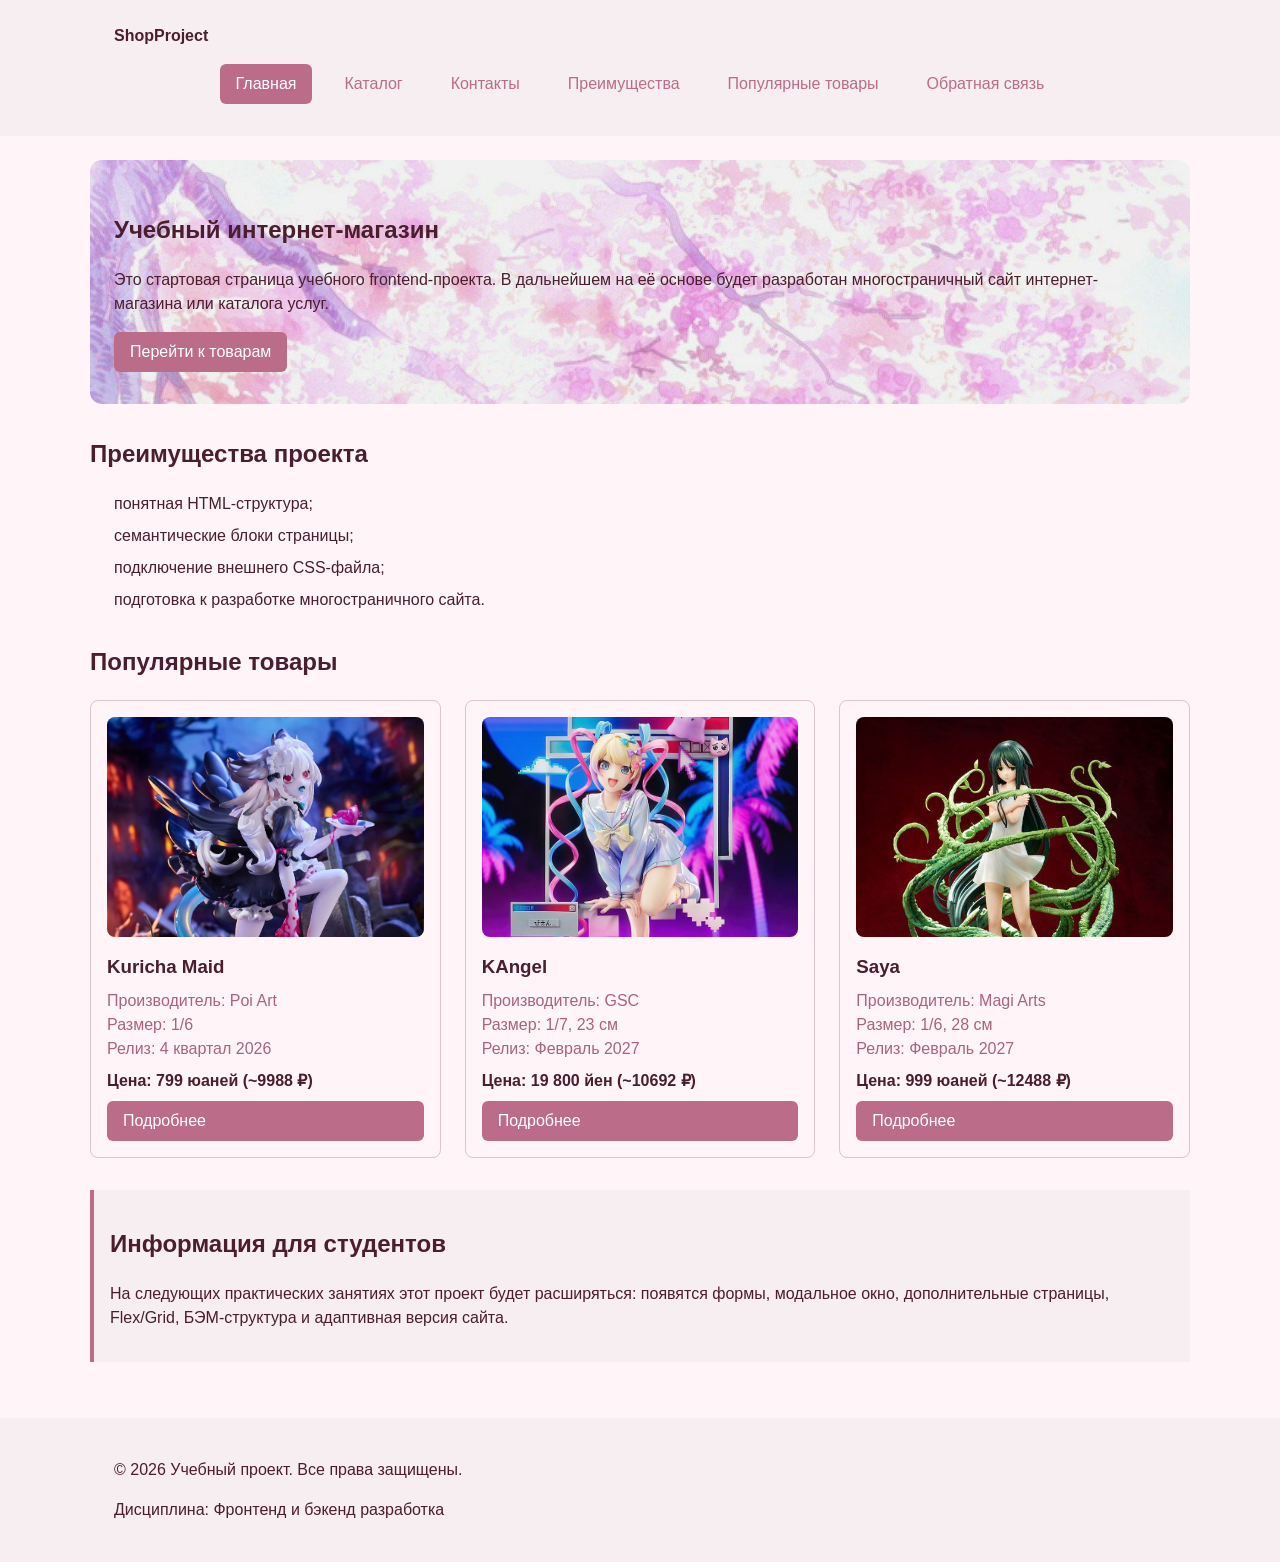
<file: index.html>
<!DOCTYPE html>
<html lang="ru">
<head>
  <meta charset="UTF-8">
  <meta name="viewport" content="width=device-width, initial-scale=1.0">
  <title>Учебный интернет-магазин</title>
  <link rel="stylesheet" href="css/style.css">
  <script src="js/main.js" defer></script>
  <meta property="og:type" content="website">
  <meta property="og:title" content="Учебный интернет-магазин">
  <meta property="og:description" content="Учебный frontend-проект интернет-магазина.">
  <meta property="og:image" content="https://username.github.io/kr1-html-css-shop/images/preview.jpg">
</head>
<body>
  <header class="site-header">
    <div class="site-header__inner">
      <a class="site-header__logo" href="index.html">ShopProject</a>
      <nav class="site-nav" aria-label="Основная навигация">
        <ul class="site-nav__list">
          <li class="site-nav__item"><a class="site-nav__link site-nav__link--active" href="index.html">Главная</a></li>
          <li class="site-nav__item"><a class="site-nav__link" href="catalog.html">Каталог</a></li>
          <li class="site-nav__item"><a class="site-nav__link" href="contacts.html">Контакты</a></li>
          <li class="site-nav__item"><a class="site-nav__link" href="index.html#advantages">Преимущества</a></li>
          <li class="site-nav__item"><a class="site-nav__link" href="index.html#popular">Популярные товары</a></li>
          <li class="site-nav__item"><a class="site-nav__link" href="index.html#contacts">Обратная связь</a></li>
        </ul>
      </nav>
    </div>
  </header>

  <main>
    <section class="hero">
      <h1>Учебный интернет-магазин</h1>
      <p>
        Это стартовая страница учебного frontend-проекта.
        В дальнейшем на её основе будет разработан многостраничный сайт
        интернет-магазина или каталога услуг.
      </p>
      <a class="button button--primary" href="#popular">Перейти к товарам</a>
    </section>

    <section class="section" id="advantages">
      <h2>Преимущества проекта</h2>
      <ul class="advantages-list">
        <li>понятная HTML-структура;</li>
        <li>семантические блоки страницы;</li>
        <li>подключение внешнего CSS-файла;</li>
        <li>подготовка к разработке многостраничного сайта.</li>
      </ul>
    </section>

    <section class="section" id="popular">
      <h2>Популярные товары</h2>
      <div class="products-grid">
        <article class="product-card" data-price="799" data-currency="CNY">
          <img class="product-card__image" src="images/kuricha-maid.jpg" alt="Фигурка Kuricha Maid" width="400" height="400">
          <h3 class="product-card__title">Kuricha Maid</h3>
          <p class="product-card__description">
            Производитель: Poi Art<br>
            Размер: 1/6<br>
            Релиз: 4 квартал 2026
          </p>
          <p class="product-card__price">Цена: 799 юаней<span class="product-card__price-rub"></span></p>
          <a class="button button--primary" href="catalog.html">Подробнее</a>
        </article>

        <article class="product-card" data-price="19800" data-currency="JPY">
          <img class="product-card__image" src="images/kangel.jpg" alt="Фигурка KAngel" width="400" height="400">
          <h3 class="product-card__title">KAngel</h3>
          <p class="product-card__description">
            Производитель: GSC<br>
            Размер: 1/7, 23 см<br>
            Релиз: Февраль 2027
          </p>
          <p class="product-card__price">Цена: 19 800 йен<span class="product-card__price-rub"></span></p>
          <a class="button button--primary" href="catalog.html">Подробнее</a>
        </article>

        <article class="product-card" data-price="999" data-currency="CNY">
          <img class="product-card__image" src="images/saya.jpg" alt="Фигурка Saya" width="400" height="400">
          <h3 class="product-card__title">Saya</h3>
          <p class="product-card__description">
            Производитель: Magi Arts<br>
            Размер: 1/6, 28 см<br>
            Релиз: Февраль 2027
          </p>
          <p class="product-card__price">Цена: 999 юаней<span class="product-card__price-rub"></span></p>
          <a class="button button--primary" href="catalog.html">Подробнее</a>
        </article>
      </div>
    </section>

    <aside class="aside-info">
      <h2>Информация для студентов</h2>
      <p>
        На следующих практических занятиях этот проект будет расширяться:
        появятся формы, модальное окно, дополнительные страницы, Flex/Grid,
        БЭМ-структура и адаптивная версия сайта.
      </p>
    </aside>
  </main>

  <footer class="site-footer" id="contacts">
    <div class="site-footer__inner">
      <p>&copy; 2026 Учебный проект. Все права защищены.</p>
      <p>Дисциплина: Фронтенд и бэкенд разработка</p>
    </div>
  </footer>

  <dialog class="order-dialog" id="order-dialog" aria-labelledby="order-dialog-title">
    <h2 class="order-dialog__title" id="order-dialog-title">Оформление заявки</h2>

    <form class="order-form" id="order-form" action="#" method="post" novalidate>
      <input id="selected-product" name="selected-product" type="hidden">

      <div class="order-form__field">
        <label class="order-form__label" for="order-name">Имя</label>
        <input class="order-form__input" id="order-name" name="name" type="text" placeholder="Введите ваше имя" minlength="2" autocomplete="given-name" required>
      </div>

      <div class="order-form__field">
        <label class="order-form__label" for="order-email">E-mail</label>
        <input class="order-form__input" id="order-email" name="email" type="email" placeholder="example@mail.ru" autocomplete="email" required>
      </div>

      <div class="order-form__field">
        <label class="order-form__label" for="order-phone">Телефон</label>
        <input class="order-form__input" id="order-phone" name="phone" type="tel" inputmode="tel" placeholder="+7 (900) 000-00-00" pattern="^\+7 \(\d{3}\) \d{3}-\d{2}-\d{2}$" required>
        <small>Формат: +7 (900) 000-00-00</small>
      </div>

      <div class="order-form__field">
        <label class="order-form__label" for="order-date">Дата связи</label>
        <input class="order-form__input" id="order-date" name="date" type="date">
      </div>

      <div class="order-form__field">
        <label class="order-form__label" for="order-topic">Тема заявки</label>
        <select class="order-form__select" id="order-topic" name="topic" required>
          <option value="">Выберите тему</option>
          <option value="product">Заказ товара</option>
          <option value="consultation">Консультация</option>
          <option value="delivery">Доставка</option>
        </select>
      </div>

      <div class="order-form__field">
        <label class="order-form__label" for="order-comment">Комментарий</label>
        <textarea class="order-form__textarea" id="order-comment" name="comment" rows="4" placeholder="Укажите дополнительную информацию"></textarea>
      </div>

      <div class="order-form__field order-form__field--checkbox">
        <label class="order-form__label">
          <input class="order-form__input" id="order-agreement" name="agreement" type="checkbox" required>
          Я согласен на обработку данных
        </label>
      </div>

      <div class="order-form__actions">
        <button class="button button--secondary" type="button" id="close-order-dialog">Закрыть</button>
        <button class="button button--primary" type="submit">Отправить заявку</button>
      </div>
    </form>
  </dialog>

  <p class="success-message" id="success-message" hidden>
    Форма успешно отправлена!
  </p>
</body>
</html>
</file>
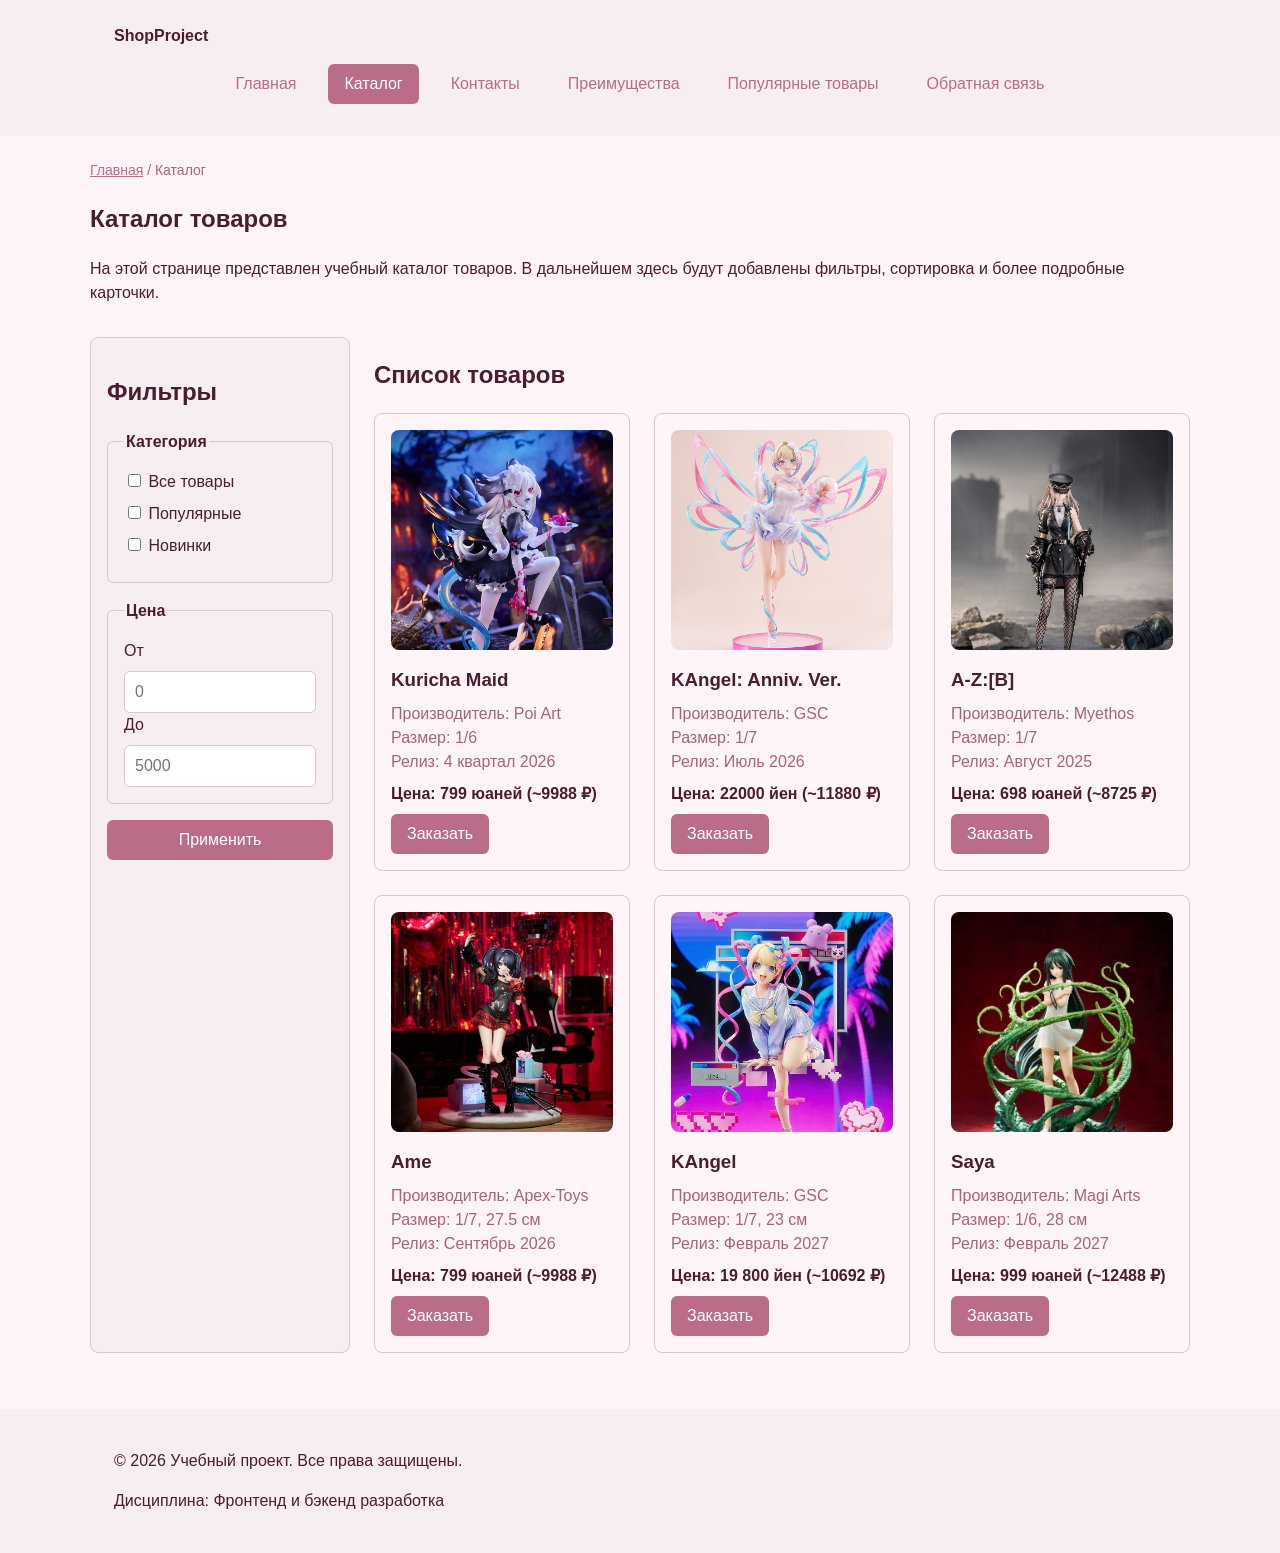
<file: catalog.html>
<!DOCTYPE html>
<html lang="ru">
<head>
  <meta charset="UTF-8">
  <meta name="viewport" content="width=device-width, initial-scale=1.0">
  <meta name="description" content="Каталог товаров учебного интернет-магазина.">
  <title>Каталог товаров — Учебный интернет-магазин</title>
  <link rel="stylesheet" href="css/style.css">

  <meta property="og:type" content="website">
  <meta property="og:title" content="Учебный интернет-магазин">
  <meta property="og:description" content="Учебный frontend-проект интернет-магазина.">
  <meta property="og:image" content="https://username.github.io/kr1-html-css-shop/images/preview.jpg">
  <script src="js/main.js" defer></script>
</head>
<body>
  <header class="site-header">
    <div class="site-header__inner">
      <a class="site-header__logo" href="index.html">ShopProject</a>

      <nav class="site-nav" aria-label="Основная навигация">
        <ul class="site-nav__list">
          <li class="site-nav__item"><a class="site-nav__link" href="index.html">Главная</a></li>
          <li class="site-nav__item"><a class="site-nav__link site-nav__link--active" href="catalog.html">Каталог</a></li>
          <li class="site-nav__item"><a class="site-nav__link" href="contacts.html">Контакты</a></li>
          <li class="site-nav__item"><a class="site-nav__link" href="index.html#advantages">Преимущества</a></li>
          <li class="site-nav__item"><a class="site-nav__link" href="index.html#popular">Популярные товары</a></li>
          <li class="site-nav__item"><a class="site-nav__link" href="index.html#contacts">Обратная связь</a></li>
        </ul>
      </nav>
    </div>
  </header>

  <main>
    <nav class="breadcrumbs" aria-label="Хлебные крошки">
      <a class="breadcrumbs__link" href="index.html">Главная</a>
      <span class="breadcrumbs__current">Каталог</span>
    </nav>

    
    <section class="section">
      <h1>Каталог товаров</h1>
      <p>
        На этой странице представлен учебный каталог товаров.
        В дальнейшем здесь будут добавлены фильтры, сортировка и более
        подробные карточки.
      </p>
    </section>

    <section class="catalog-layout">
        <aside class="catalog-filters">
            <h2>Фильтры</h2>

            <form class="filters-form" action="#" method="get">
            <fieldset>
                <legend>Категория</legend>

                <label>
                <input type="checkbox" name="category" value="all">
                Все товары
                </label>

                <label>
                <input type="checkbox" name="category" value="popular">
                Популярные
                </label>

                <label>
                <input type="checkbox" name="category" value="new">
                Новинки
                </label>
            </fieldset>

            <fieldset>
                <legend>Цена</legend>

                <label for="price-from">От</label>
                <input id="price-from" name="price-from" type="number" min="0" placeholder="0">

                <label for="price-to">До</label>
                <input id="price-to" name="price-to" type="number" min="0" placeholder="5000">
            </fieldset>

            <button class="button button--primary" type="submit">Применить</button>
            </form>
        </aside>

        <section class="catalog-products">
            <h2>Список товаров</h2>

            <div class="products-grid">
                <article class="product-card" data-price="799" data-currency="CNY">
                    <img
                        class="product-card__image"
                        src="images/kuricha-maid.jpg"
                        alt="Фигурка Kuricha Maid"
                        width="400"
                        height="400"
                    >
                    <h3 class="product-card__title">Kuricha Maid</h3>
                    <p class="product-card__description">
                        Производитель: Poi Art<br>
                        Размер: 1/6<br>
                        Релиз: 4 квартал 2026
                    </p>
                    <p class="product-card__price">Цена: 799 юаней
                    <span class="product-card__price-rub"></span>
                    </p>
                    <button class="button button--primary product-card__button" type="button" data-product="Kuricha Maid">
                        Заказать</button>
                </article>

                <article class="product-card" data-price="22000" data-currency="JPY">
                    <img
                        class="product-card__image"
                        src="images/kangel-anniv.jpg"
                        alt="Фигурка KAngel Anniv."
                        width="400"
                        height="400"
                    >
                    <h3 class="product-card__title">KAngel: Anniv. Ver.</h3>
                    <p class="product-card__description">
                        Производитель: GSC<br>
                        Размер: 1/7<br>
                        Релиз: Июль 2026
                    </p>
                    <p class="product-card__price">Цена: 22000 йен
                    <span class="product-card__price-rub"></span>
                    </p>
                    <button class="button button--primary product-card__button" type="button" data-product="KAngel Anniv.">
                        Заказать</button>
                </article>

                <article class="product-card" data-price="698" data-currency="CNY">
                    <img
                        class="product-card__image"
                        src="images/a-z-b.jpg"
                        alt="Фигурка A-Z(B)"
                        width="400"
                        height="400"
                    >
                    <h3 class="product-card__title">A-Z:[B]</h3>
                    <p class="product-card__description">
                        Производитель: Myethos<br>
                        Размер: 1/7<br>
                        Релиз: Август 2025
                    </p>
                    <p class="product-card__price">Цена: 698 юаней
                    <span class="product-card__price-rub"></span>
                    </p>
                    <button class="button button--primary product-card__button" type="button" data-product="A-Z(B)">
                        Заказать</button>
                </article>

                <article class="product-card" data-price="799" data-currency="CNY">
                    <img
                        class="product-card__image"
                        src="images/ame.jpg"
                        alt="Фигурка Ame"
                        width="400"
                        height="400"
                    >
                    <h3 class="product-card__title">Ame</h3>
                    <p class="product-card__description">
                        Производитель: Apex-Toys<br>
                        Размер: 1/7, 27.5 см<br>
                        Релиз: Сентябрь 2026
                    </p>
                    <p class="product-card__price">Цена: 799 юаней
                    <span class="product-card__price-rub"></span>
                    </p>
                    <button class="button button--primary product-card__button" type="button" data-product="Ame">
                        Заказать</button>
                </article>

                <article class="product-card" data-price="19800" data-currency="JPY">
                    <img
                        class="product-card__image"
                        src="images/kangel.jpg"
                        alt="Фигурка KAngel"
                        width="400"
                        height="400"
                    >
                    <h3 class="product-card__title">KAngel</h3>
                    <p class="product-card__description">
                        Производитель: GSC<br>
                        Размер: 1/7, 23 см<br>
                        Релиз: Февраль 2027
                    </p>
                    <p class="product-card__price">Цена: 19 800 йен
                    <span class="product-card__price-rub"></span>
                    </p>
                    <button class="button button--primary product-card__button" type="button" data-product="KAngel">
                        Заказать</button>
                </article>

                <article class="product-card" data-price="999" data-currency="CNY">
                    <img
                        class="product-card__image"
                        src="images/saya.jpg"
                        alt="Фигурка Saya"
                        width="400"
                        height="400"
                    >
                    <h3 class="product-card__title">Saya</h3>
                    <p class="product-card__description">
                        Производитель: Magi Arts<br>
                        Размер: 1/6, 28 см<br>
                        Релиз: Февраль 2027
                    </p>
                    <p class="product-card__price">Цена: 999 юаней
                    <span class="product-card__price-rub"></span>
                    </p>
                    <button class="button button--primary product-card__button" type="button" data-product="Saya">
                        Заказать</button>
                </article>
            </div>
        </section>
    </section>
  </main>

    <footer class="site-footer">
    <div class="site-footer__inner">
        <p>&copy; 2026 Учебный проект. Все права защищены.</p>
        <p>Дисциплина: Фронтенд и бэкенд разработка</p>
    </div>
    </footer>

    <dialog class="order-dialog" id="order-dialog" aria-labelledby="order-dialog-title">
    <h2 class="order-dialog__title" id="order-dialog-title">Оформление заявки</h2>

    <form class="order-form" id="order-form" action="#" method="post" novalidate>
        <input id="selected-product" name="selected-product" type="hidden">

        <div class="order-form__field">
        <label class="order-form__label" for="order-name">Имя</label>
        <input class="order-form__input" id="order-name" name="name" type="text" placeholder="Введите ваше имя" minlength="2" autocomplete="given-name" required>
        </div>

        <div class="order-form__field">
        <label class="order-form__label" for="order-email">E-mail</label>
        <input class="order-form__input" id="order-email" name="email" type="email" placeholder="example@mail.ru" autocomplete="email" required>
        </div>

        <div class="order-form__field">
        <label class="order-form__label" for="order-phone">Телефон</label>
        <input class="order-form__input" id="order-phone" name="phone" type="tel" inputmode="tel" placeholder="+7 (900) 000-00-00" pattern="^\+7 \(\d{3}\) \d{3}-\d{2}-\d{2}$" required>
        <small>Формат: +7 (900) 000-00-00</small>
        </div>

        <div class="order-form__field">
        <label class="order-form__label" for="order-date">Дата связи</label>
        <input class="order-form__input" id="order-date" name="date" type="date">
        </div>

        <div class="order-form__field">
        <label class="order-form__label" for="order-topic">Тема заявки</label>
        <select class="order-form__select" id="order-topic" name="topic" required>
            <option value="">Выберите тему</option>
            <option value="product">Заказ товара</option>
            <option value="consultation">Консультация</option>
            <option value="delivery">Доставка</option>
        </select>
        </div>

        <div class="order-form__field">
        <label class="order-form__label" for="order-comment">Комментарий</label>
        <textarea class="order-form__textarea" id="order-comment" name="comment" rows="4" placeholder="Укажите дополнительную информацию"></textarea>
        </div>

        <div class="order-form__field order-form__field--checkbox">
        <label class="order-form__label">
            <input class="order-form__input" id="order-agreement" name="agreement" type="checkbox" required>
            Я согласен на обработку данных
        </label>
        </div>

        <div class="order-form__actions">
        <button class="button button--secondary" type="button" id="close-order-dialog">Закрыть</button>
        <button class="button button--primary" type="submit">Отправить заявку</button>
        </div>
    </form>
    </dialog>

    <p class="success-message" id="success-message" hidden>
    Форма успешно отправлена!
    </p>
</body>
</html>
</file>
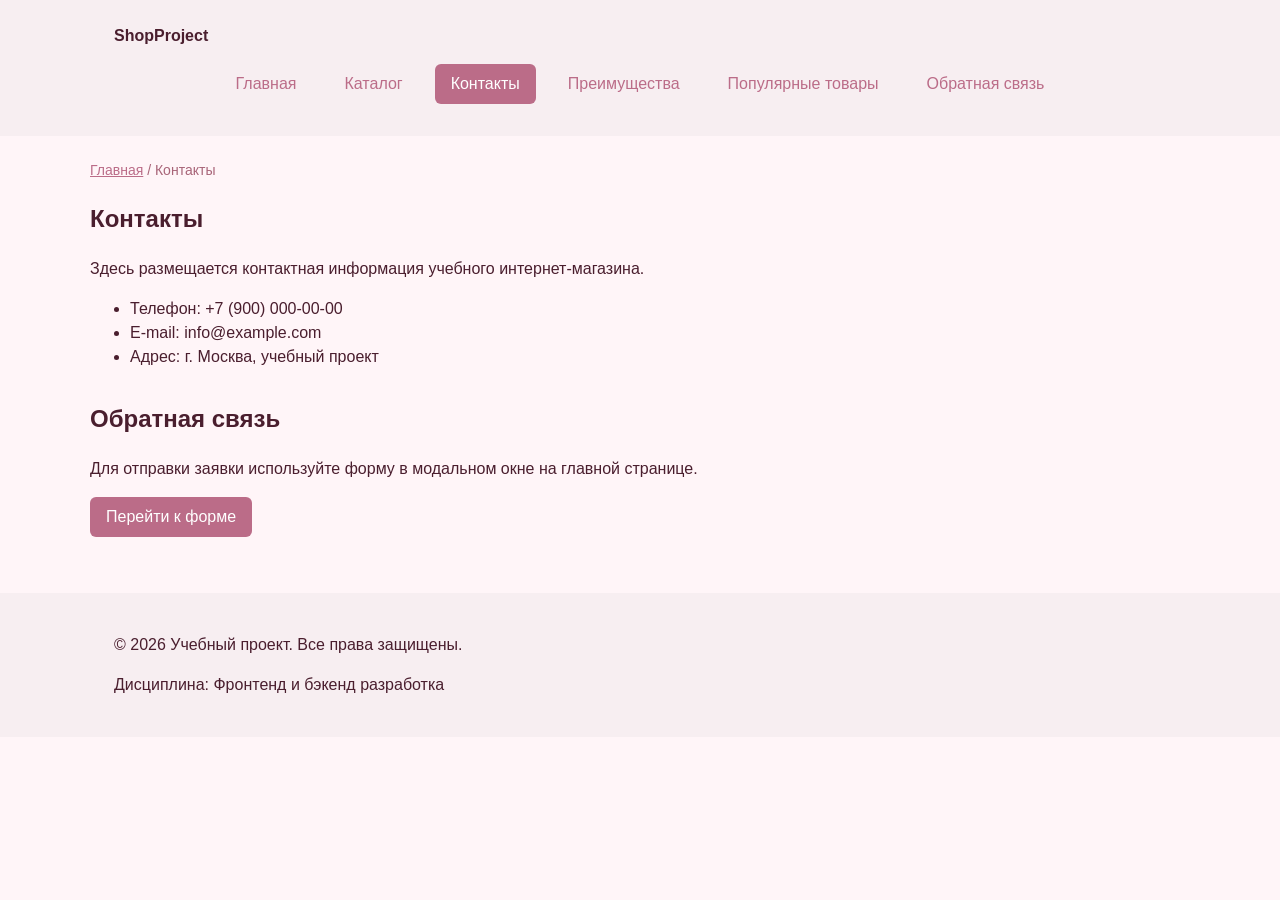
<file: contacts.html>
<!DOCTYPE html>
<html lang="ru">
<head>
  <meta charset="UTF-8">
  <meta name="viewport" content="width=device-width, initial-scale=1.0">
  <meta name="description" content="Контактная информация учебного интернет-магазина.">
  <title>Контакты — Учебный интернет-магазин</title>
  <link rel="stylesheet" href="css/style.css">
  <meta property="og:type" content="website">
  <meta property="og:title" content="Учебный интернет-магазин">
  <meta property="og:description" content="Учебный frontend-проект интернет-магазина.">
  <meta property="og:image" content="https://username.github.io/kr1-html-css-shop/images/preview.jpg">

</head>
<body>
  <header class="site-header">
    <div class="site-header__inner">
      <a class="site-header__logo" href="index.html">ShopProject</a>

      <nav class="site-nav" aria-label="Основная навигация">
        <ul class="site-nav__list">
          <li class="site-nav__item"><a class="site-nav__link" href="index.html">Главная</a></li>
          <li class="site-nav__item"><a class="site-nav__link" href="catalog.html">Каталог</a></li>
          <li class="site-nav__item"><a class="site-nav__link site-nav__link--active" href="contacts.html">Контакты</a></li>
          <li class="site-nav__item"><a class="site-nav__link" href="index.html#advantages">Преимущества</a></li>
          <li class="site-nav__item"><a class="site-nav__link" href="index.html#popular">Популярные товары</a></li>
          <li class="site-nav__item"><a class="site-nav__link" href="index.html#contacts">Обратная связь</a></li>
        </ul>
      </nav>
    </div>
  </header>

  <main>
    <nav class="breadcrumbs" aria-label="Хлебные крошки">
      <a class="breadcrumbs__link" href="index.html">Главная</a>
      <span class="breadcrumbs__current">Контакты</span>
    </nav>

    <section class="section">
      <h1>Контакты</h1>
      <p>
        Здесь размещается контактная информация учебного интернет-магазина.
      </p>

      <ul>
        <li>Телефон: +7 (900) 000-00-00</li>
        <li>E-mail: info@example.com</li>
        <li>Адрес: г. Москва, учебный проект</li>
      </ul>
    </section>

    <section class="section" id="feedback">
      <h2>Обратная связь</h2>
      <p>
        Для отправки заявки используйте форму в модальном окне на главной странице.
      </p>
      <a class="button button--primary" href="index.html#contacts">Перейти к форме</a>
    </section>
  </main>

    <footer class="site-footer">
    <div class="site-footer__inner">
        <p>&copy; 2026 Учебный проект. Все права защищены.</p>
        <p>Дисциплина: Фронтенд и бэкенд разработка</p>
    </div>
    </footer>
</body>
</html>
</file>
<file: css/style.css>
/* ===============================
   1. Переменные проекта
   =============================== */

:root {
  /* Основные цвета проекта */
  --color-bg: #fff5f8;
  --color-text: #4a1e2e;
  --color-muted: #a86478;
  --color-primary: #bb6c88;
  --color-primary-dark: #a45d75;
  --color-surface: #f7eef1;
  --color-surface-accent: #ebd2da;
  --color-border: #dcc5cd;
  --color-danger: #b00020;
  --color-success: #168a2f;
  --color-success-bg: #eefaf0;
  --color-white: #ffffff;
  
  /* Отступы */
  --space-xs: 4px;
  --space-sm: 8px;
  --space-md: 16px;
  --space-lg: 24px;
  --space-xl: 32px;

  /* Скругления */
  --radius-sm: 6px;
  --radius-md: 8px;
  --radius-lg: 12px;

  /* Размеры */
  --container-width: 1100px;
}

/* ===============================
   2. Базовые стили
   =============================== */

* {
  box-sizing: border-box;
}

body {
  margin: 0;
  font-family: Arial, sans-serif;
  line-height: 1.5;
  color: var(--color-text);
  background-color: var(--color-bg);
}

/*
  Задаём внутренние отступы для основной области страницы.
  Это делает содержимое визуально отделённым от краёв окна браузера.
*/
main {
  padding: var(--space-lg);
}

/* ===============================
   3. Общие элементы интерфейса
   =============================== */

a {
  color: var(--color-primary);
}

a:hover {
  color: var(--color-primary-dark);
}

a:focus-visible {
  outline: 2px solid var(--color-primary);
  outline-offset: 3px;
}

/*
  Пока это обычная ссылка, но визуально она оформляется как кнопка.
*/
.button {
  display: inline-block;
  padding: var(--space-sm) var(--space-md);
  border: none;
  border-radius: var(--radius-sm);
  font: inherit;
  text-decoration: none;
  cursor: pointer;
}

.button--primary {
  color: var(--color-white);
  background-color: var(--color-primary);
}

/*
  Простое состояние наведения для основной кнопки.
*/
.button--primary:hover {
  color: var(--color-white);
  background-color: var(--color-primary-dark);
}

.button--secondary {
  color: var(--color-primary);
  background-color: transparent;
  border: 1px solid var(--color-primary);
}

.button--secondary:hover {
  color: var(--color-white);
  background-color: var(--color-primary);
}

.button:focus-visible {
  outline: 2px solid var(--color-primary);
  outline-offset: 3px;
}

.button:disabled,
.button--disabled {
  opacity: 0.6;
  cursor: not-allowed;
}

html {
  scroll-behavior: smooth;
}

:target {
  outline: 2px dashed var(--color-primary);
  outline-offset: 4px;
}

/* ===============================
   4. Компоненты страницы
   =============================== */

/*
  Оформляем шапку страницы.
  Пока используется простой светло-серый фон.
*/
.site-header {
  background-color: var(--color-surface);
}

/*
  Ограничиваем ширину содержимого шапки,
  чтобы оно не растягивалось слишком сильно на широких экранах.
*/
.site-header__inner {
  max-width: var(--container-width);
  margin: 0 auto;
  padding: var(--space-lg);
}

/*
  Оформляем текстовый логотип.
*/
.site-header__logo {
  font-weight: bold;
  text-decoration: none;
  color: var(--color-text);
}

/*
  Убираем стандартные отступы и маркеры списка навигации.
*/
.site-nav__list {
  display: flex;
  flex-wrap: wrap;
  justify-content: center;
  align-items: center;
  gap: var(--space-md);
  padding: 0;
  margin: var(--space-md) 0 0;
  list-style: none;
}

/*
  Добавляем расстояние между пунктами меню.
*/
.site-nav__item {
  margin-bottom: var(--space-sm);
}

/*
  Оформляем ссылки меню.
*/
.site-nav__link {
  display: inline-block;
  padding: var(--space-sm) var(--space-md);
  color: var(--color-primary);
  text-decoration: none;
  border-radius: var(--radius-sm);
}

/*
  При наведении мыши подчёркиваем ссылку.
  Подробно состояния интерфейса будут рассмотрены в практической работе 1.7.
*/
.site-nav__link:hover {
  color: var(--color-white);
  background-color: var(--color-primary);
}

.site-nav__link:focus-visible {
  outline: 2px solid var(--color-primary);
  outline-offset: 3px;
}

.site-nav__link--active {
  color: var(--color-white);
  background-color: var(--color-primary);
}

/*
  Hero-блок — первый крупный блок страницы.
  Он визуально отделяется от остальных разделов фоном и отступами.
*/
.hero {
  max-width: var(--container-width);
  margin: 0 auto var(--space-xl);
  padding: var(--space-xl) var(--space-lg);
  background-image: url('../images/bg.jpg');
  background-size: cover;
  background-position: center;
  background-repeat: no-repeat;
  border-radius: var(--radius-lg);
}

.section {
  max-width: var(--container-width);
  margin: 0 auto var(--space-xl);
}

.section h2 {
  margin-top: 0;
}

.products-grid {
  display: grid;
  grid-template-columns: repeat(3, 1fr);
  gap: var(--space-lg);
}

/*
  Карточка товара — самостоятельный блок.
*/
.product-card {
  display: flex;
  flex-direction: column;
  gap: var(--space-sm);
  margin-bottom: 0;
  padding: var(--space-md);
  border: 1px solid var(--color-border);
  border-radius: var(--radius-md);
  background-color: var(--color-bg);
}

.product-card:hover {
  border-color: var(--color-primary);
}

.product-card__image {
  display: block;
  width: 100%;
  height: 220px;
  object-fit: cover;
  object-position: 50% 30%;
  border-radius: var(--radius-md);
  margin-bottom: var(--space-sm);
}
/*
  Убираем лишний верхний отступ у заголовка карточки.
*/
.product-card__title {
  margin: 0;
  color: var(--color-text);
}

.product-card__description {
  margin: 0;
  color: var(--color-muted);
}

.product-card__price {
  margin: 0;
  font-weight: 700;
}

.product-card__button {
  margin-top: auto;
  align-self: flex-start;
}

/*
  Дополнительный информационный блок.
*/
.aside-info {
  max-width: var(--container-width);
  margin: 0 auto var(--space-xl);
  padding: var(--space-md);
  border-left: 4px solid var(--color-primary);
  background-color: var(--color-surface);
}

.breadcrumbs {
  max-width: var(--container-width);
  margin: 0 auto var(--space-md);
  font-size: 14px;
  color: var(--color-muted);
}

.breadcrumbs__link {
  color: var(--color-primary);
}

.breadcrumbs__current::before {
  content: " / ";
  color: var(--color-muted);
}

/*
  Оформляем подвал страницы тем же фоном,
  чтобы визуально отделить его от основного содержимого.
*/
.site-footer {
  background-color: var(--color-surface);
}

.site-footer__inner {
  max-width: var(--container-width);
  margin: 0 auto;
  padding: var(--space-lg);
}

.catalog-layout {
  max-width: var(--container-width);
  margin: 0 auto var(--space-xl);
  display: grid;
  grid-template-columns: 260px 1fr;
  grid-template-areas: "filters products";
  gap: var(--space-lg);
}

.catalog-filters {
  grid-area: filters;
  padding: var(--space-md);
  border: 1px solid var(--color-border);
  border-radius: var(--radius-md);
  background-color: var(--color-surface);
}

.catalog-products {
  grid-area: products;
}

.advantages-list {
  list-style: none;
  padding: 0;
  margin: 0;
  display: grid;
  gap: var(--space-sm);
}

.advantages-list li {
  position: relative;
  padding-left: var(--space-lg);
}

.filters-form {
  display: grid;
  gap: var(--space-md);
}

.filters-form fieldset {
  margin: 0;
  padding: var(--space-md);
  border: 1px solid var(--color-border);
  border-radius: var(--radius-sm);
}

.filters-form legend {
  font-weight: 700;
}

.filters-form label {
  display: block;
  margin-bottom: var(--space-sm);
}

.filters-form input[type="number"] {
  width: 100%;
  padding: 8px 10px;
  border: 1px solid var(--color-border);
  border-radius: var(--radius-sm);
  font: inherit;
}

/* ===============================
   5. Форма и модальное окно
   =============================== */

/*
  Модальное окно.
  Элемент dialog сам умеет открываться поверх страницы.
*/
.order-dialog {
  width: min(100% - 32px, 560px);
  padding: var(--space-lg);
  border: none;
  border-radius: var(--radius-lg);
}

/*
  Затемнение фона за модальным окном.
*/
.order-dialog::backdrop {
  background-color: rgba(0, 0, 0, 0.5);
}

.order-dialog__title {
  margin-top: 0;
}

/*
  Поле формы.
  Каждый блок получает нижний отступ.
*/
.order-form__field {
  margin-bottom: var(--space-md);
}

/*
  Подпись поля.
*/
.order-form__label {
  display: block;
  margin-bottom: var(--space-xs);
}

/*
  Основные поля формы.
*/
.order-form__input,
.order-form__select,
.order-form__textarea {
  width: 100%;
  padding: 10px 12px;
  border: 1px solid var(--color-border);
  border-radius: var(--radius-sm);
  font: inherit;
}

/*
  Checkbox не должен занимать всю ширину.
*/
.order-form__input[type="checkbox"] {
  width: auto;
}

/*
  Подсказка под полем телефона.
*/
.order-form__field small {
  display: block;
  margin-top: var(--space-xs);
  color: var(--color-muted);
}

/*
  Реакция поля при наведении.
*/
.order-form__input:hover,
.order-form__select:hover,
.order-form__textarea:hover {
  border-color: var(--color-primary);
}

/*
  Видимый фокус для клавиатурной навигации.
*/
.order-form__input:focus-visible,
.order-form__select:focus-visible,
.order-form__textarea:focus-visible,
.order-form__actions button:focus-visible {
  outline: 2px solid var(--color-primary);
  outline-offset: 3px;
}

/*
  Подсветка ошибочных полей.
  Атрибут aria-invalid будет добавляться через JavaScript.
*/
[aria-invalid="true"] {
  border-color: var(--color-danger);
}

/*
  Кнопки формы.
*/
.order-form__actions {
  display: flex;
  gap: 12px;
  margin-top: 20px;
}

/*
  Сообщение об успешной отправке.
*/
.success-message {
  max-width: var(--container-width);
  margin: var(--space-lg) auto;
  padding: var(--space-md);
  border-left: 4px solid var(--color-success);
  background-color: var(--color-success-bg);
}
</file>
